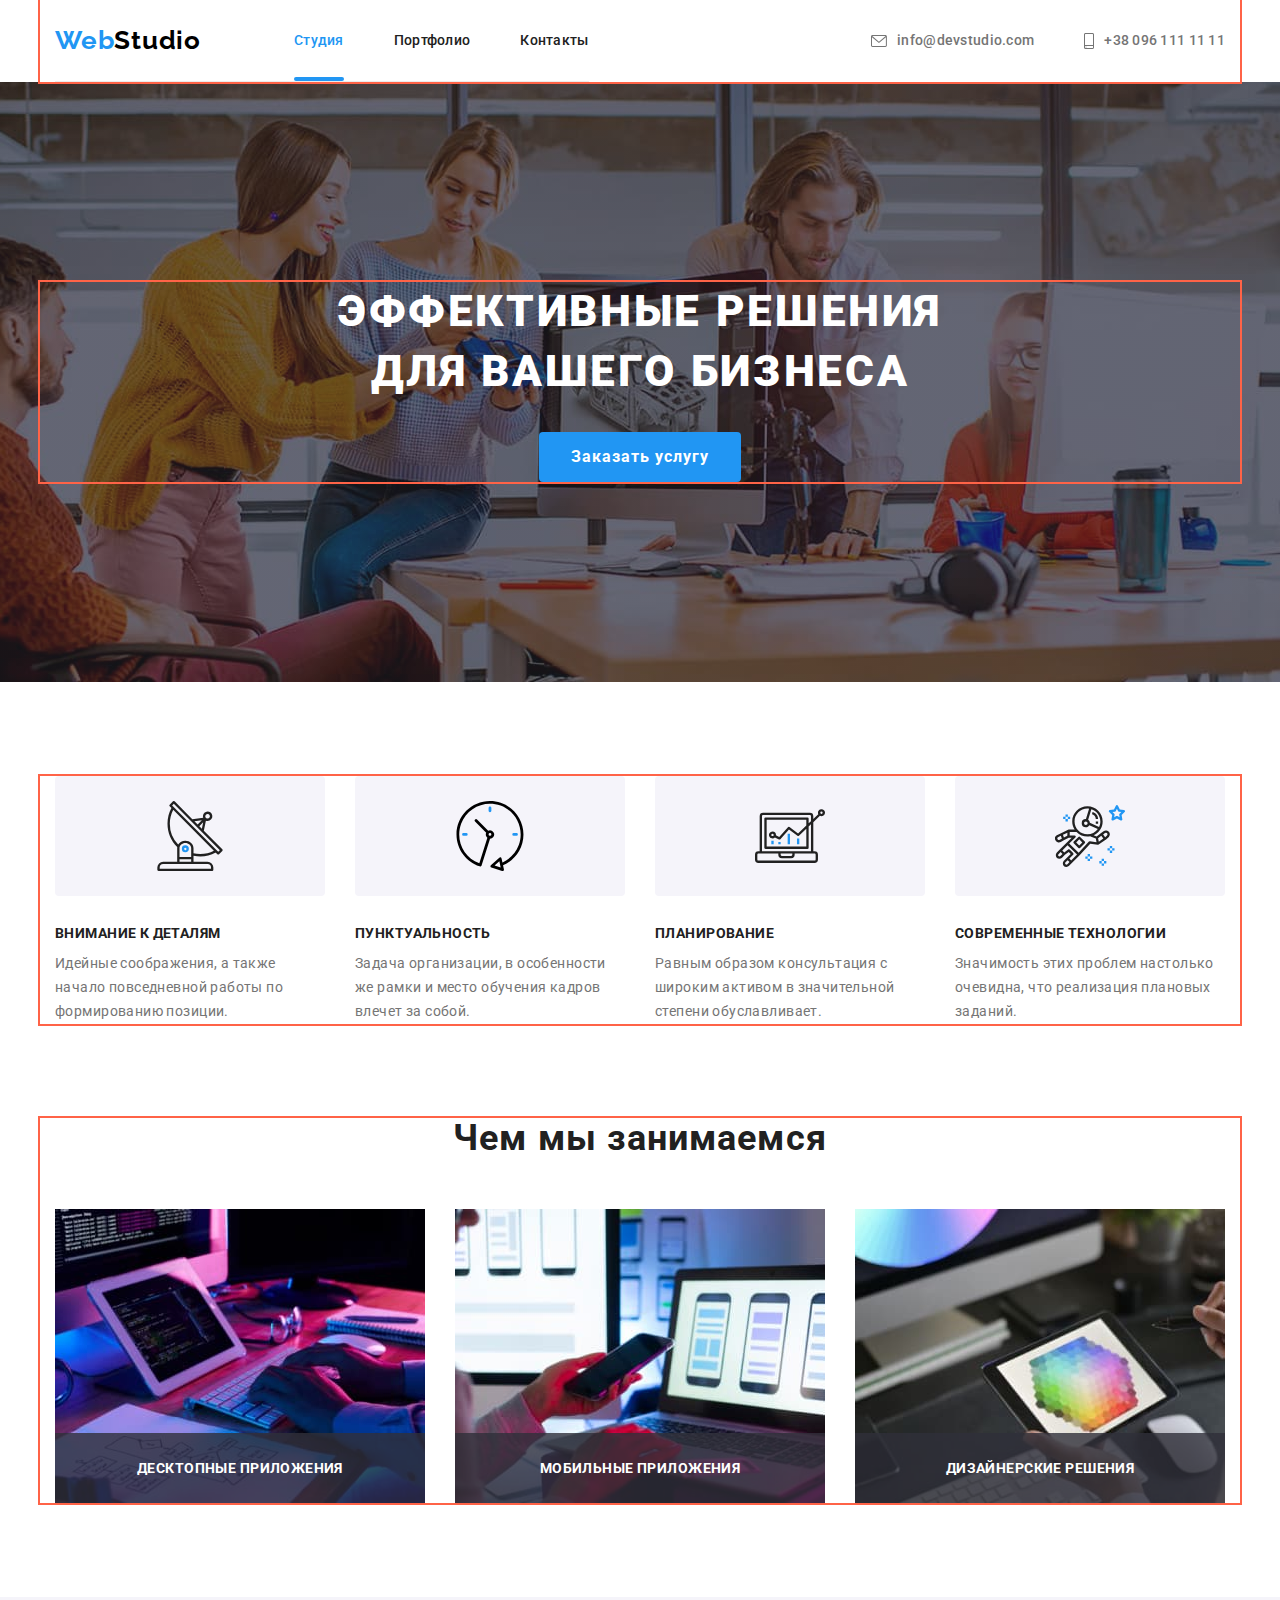
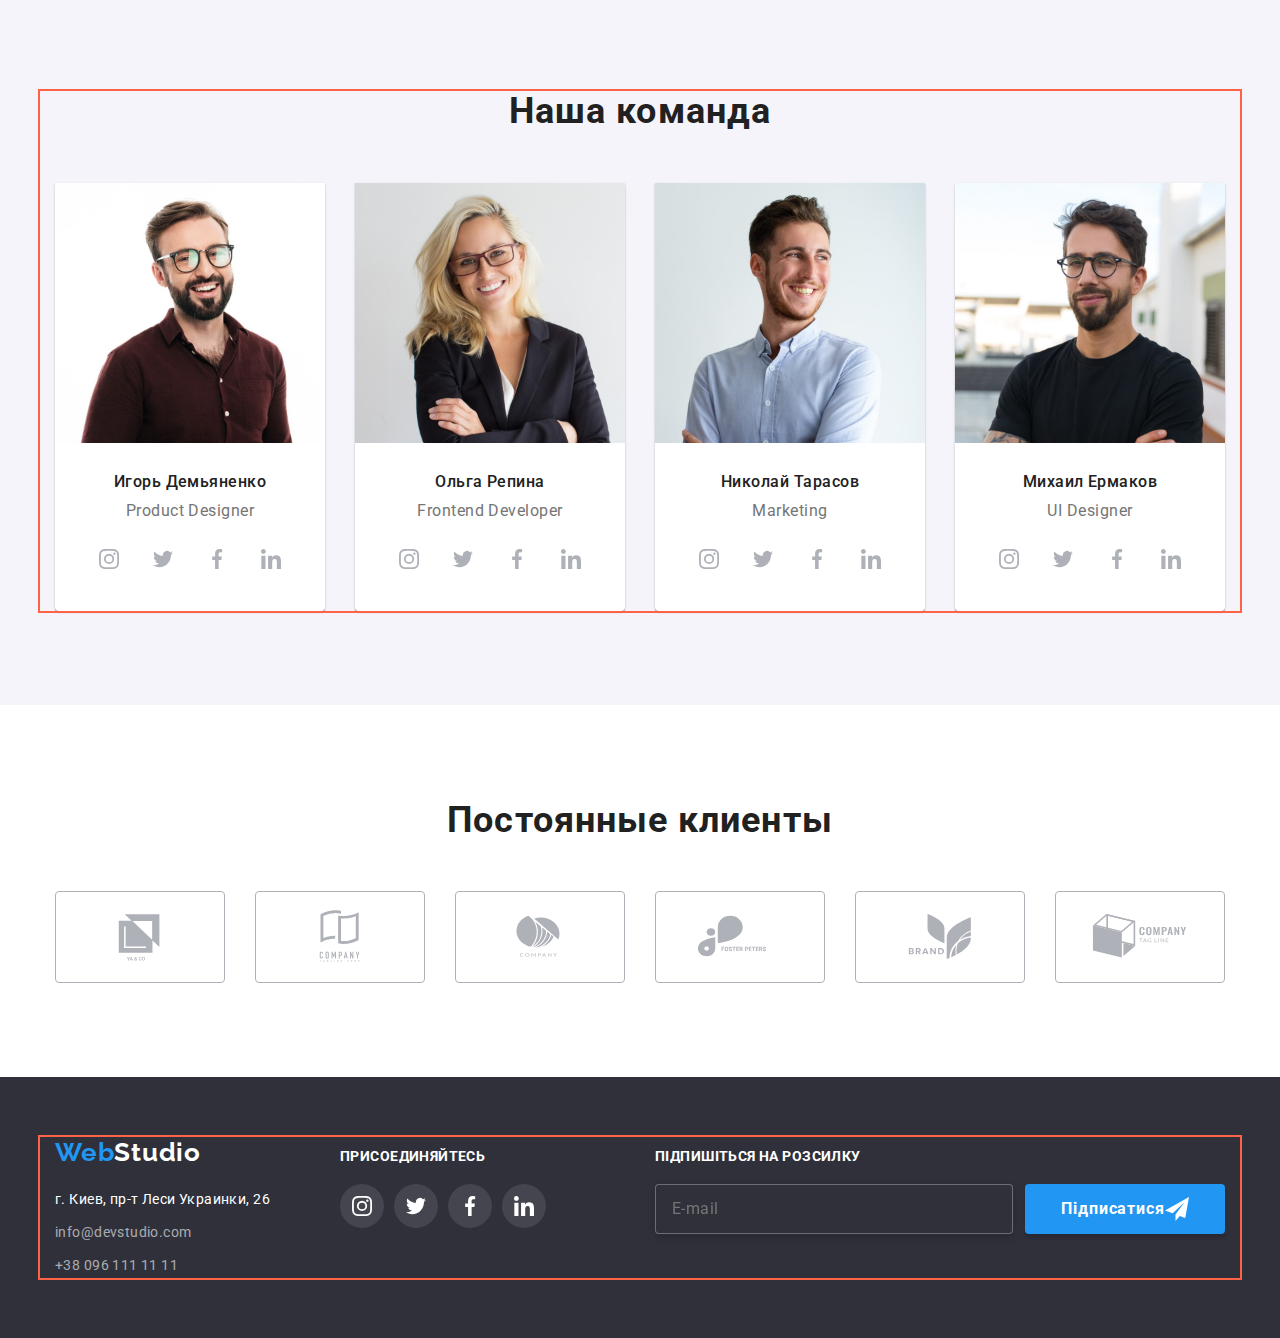
<file: index.html>
<!DOCTYPE html>
<html lang="ru">
  <head>
    <meta charset="UTF-8" />
    <meta http-equiv="X-UA-Compatible" content="IE=edge" />
    <meta name="viewport" content="width=device-width, initial-scale=1.0" />
    <title>Document</title>
    <link rel="preconnect" href="https://fonts.googleapis.com" />
    <link rel="preconnect" href="https://fonts.gstatic.com" crossorigin />
    <link
      href="https://fonts.googleapis.com/css2?family=Raleway:wght@700&family=Roboto:wght@400;500;700;900&display=swap"
      rel="stylesheet"
    />
    <link
      rel="stylesheet"
      href="https://cdnjs.cloudflare.com/ajax/libs/modern-normalize/1.1.0/modern-normalize.min.css"
    />
    <link rel="stylesheet" href="./css/styles.css" />
  </head>

  <body>
    <header class="header">
      <div class="container main-nav">
        <nav class="main-nav">
          <a class="logo link" href="./index.html"
            ><span class="logo-web">Web</span
            ><span class="studio">Studio</span></a
          >

          <ul class="site-nav list">
            <li class="site-nav-item">
              <a class="link current link" href="./index.html">Студия </a>
            </li>
            <li class="site-nav-item">
              <a class="link" href="./portfolio.html">Портфолио</a>
            </li>
            <li class="site-nav-item">
              <a class="link" href="#">Контакты</a>
            </li>
          </ul>
        </nav>

        <ul class="contacts list">
          <li class="contacts-item">
            <a
              class="mail link"
              href="mailto:info@devstudio.com"
              aria-label="почта"
            >
              <svg width="16" height="12" class="contacts-icon">
                <use href="./images/symbol-defs.svg#icon-envelope"></use>
              </svg>
              info@devstudio.com
            </a>
          </li>
          <li class="contacts-item">
            <a class="tel link" href="tel:+380961111111" aria-label="телефон">
              <svg width="10" height="16" class="contacts-icon">
                <use href="./images/symbol-defs.svg#icon-smartphone"></use>
              </svg>
              +38 096 111 11 11
            </a>
          </li>
        </ul>
      </div>
    </header>

    <main>
      <section class="solutions section">
        <div class="container">
          <h1 class="solutions-title">
            Эффективные решения для вашего бизнеса
          </h1>
          <button data-modal-open class="button" type="button">
            Заказать услугу
          </button>

          <div class="backdrop is-hidden" data-modal>
            <div class="modal">
              <button class="close" data-modal-close type="button">
                <svg width="18" height="18" class="icon-close">
                  <use
                    class="www"
                    href="./images/symbol-defs.svg#icon-close"
                  ></use>
                </svg>
              </button>

              <form class="form js-speaker-form">
                <p class="form-header">
                  Залиште свої дані, ми вам передзвонимо
                </p>

                <div class="form-field">
                  <label class="form-label" for="name">Ім'я</label>

                  <svg class="form-icon" width="18" height="18">
                    <use
                      href="./images/symbol-defs.svg#icon-person-black"
                    ></use>
                  </svg>

                  <input
                    class="form-input"
                    type="text"
                    name="Ім'я"
                    id="name"
                    required
                    autofocus
                  />
                </div>

                <div class="form-field">
                  <label class="form-label" for="tel">Телефон</label>

                  <svg class="form-icon" width="18" height="18">
                    <use href="./images/symbol-defs.svg#icon-phone-black"></use>
                  </svg>

                  <input
                    class="form-input"
                    type="tel"
                    name="Телефон"
                    id="tel"
                    required
                  />
                </div>

                <div class="form-field">
                  <label class="form-label" for="mail">Пошта</label>

                  <svg class="form-icon" width="18" height="18">
                    <use href="./images/symbol-defs.svg#icon-email-black"></use>
                  </svg>

                  <input
                    class="form-input"
                    type="email"
                    name="Пошта"
                    id="mail"
                    required
                  />
                </div>

                <div class="form-field last">
                  <label class="form-label" for="comment">Коментар</label>
                  <textarea
                    class="form-input box-size text"
                    name="comment"
                    id="comment"
                    cols="30"
                    rows="10"
                    placeholder="Введіть текст"
                  ></textarea>
                </div>

                <label class="label">
                  <input
                    class="checkbox"
                    type="checkbox"
                    name="topic"
                    value="html"
                    required
                  />

                  <svg class="vector" width="18" height="18"></svg>

                  <span class="label-text"
                    >Погоджуюся з розсилкою та приймаю
                    <a class="checkbox-link" href="">Умови договору</a></span
                  >
                </label>

                <button class="button-submit" type="submit">Відправити</button>
              </form>
            </div>
          </div>
        </div>
      </section>

      <section class="section">
        <div class="container">
          <h2 class="advantages">Наши преимущества</h2>
          <ul class="our-advantages list">
            <li class="our-advantages-item">
              <div class="antena item">
                <svg width="70" height="70" class="antena-item">
                  <use href="./images/symbol-defs.svg#icon-antenna"></use>
                </svg>
              </div>

              <h3 class="section-title">Внимание к деталям</h3>
              <p class="section-content">
                Идейные соображения, а также начало повседневной работы по
                формированию позиции.
              </p>
            </li>
            <li class="our-advantages-item">
              <div class="antena item">
                <svg width="70" height="70" class="antena-item">
                  <use href="./images/symbol-defs.svg#icon-clock"></use>
                </svg>
              </div>
              <h3 class="section-title">Пунктуальность</h3>
              <p class="section-content">
                Задача организации, в особенности же рамки и место обучения
                кадров влечет за собой.
              </p>
            </li>
            <li class="our-advantages-item">
              <div class="antena item">
                <svg width="70" height="70" class="antena-item">
                  <use href="./images/symbol-defs.svg#icon-diagram"></use>
                </svg>
              </div>
              <h3 class="section-title">Планирование</h3>
              <p class="section-content">
                Равным образом консультация с широким активом в значительной
                степени обуславливает.
              </p>
            </li>
            <li class="our-advantages-item">
              <div class="antena item">
                <svg width="70" height="70" class="antena-item">
                  <use href="./images/symbol-defs.svg#icon-astronaut"></use>
                </svg>
              </div>
              <h3 class="section-title">Современные технологии</h3>
              <p class="section-content">
                Значимость этих проблем настолько очевидна, что реализация
                плановых заданий.
              </p>
            </li>
          </ul>
        </div>
      </section>

      <section class="work section">
        <div class="container">
          <h2 class="our-work">Чем мы занимаемся</h2>
          <ul class="our-works list">
            <li class="our-works-item">
              <img
                class="img"
                src="./images/1(1).jpg"
                alt="Разработка"
                width="370"
              />
              <p class="box-content">Десктопные приложения</p>
            </li>
            <li class="our-works-item">
              <img
                class="img"
                src="./images/2(1).jpg"
                alt="Мобильные приложения"
                width="370"
              />
              <p class="box-content">Мобильные приложения</p>
            </li>
            <li class="our-works-item">
              <img
                class="img"
                src="./images/3(1).jpg"
                alt="Дизайн"
                width="370"
              />
              <p class="box-content">Дизайнерские решения</p>
            </li>
          </ul>
        </div>
      </section>

      <section class="our-team section">
        <div class="container">
          <h2 class="team">Наша команда</h2>
          <ul class="team-foto list">
            <li class="team-item">
              <img
                class="img"
                src="./images/igor(1).jpg"
                alt="Игорь"
                width="270"
              />

              <div class="team-specialist-position">
                <h3 class="team-specialist">Игорь Демьяненко</h3>
                <p class="team-position">Product Designer</p>
                <ul class="social-links-list list">
                  <li class="social-links list">
                    <a
                      class="links link"
                      href="./index.html"
                      aria-label="инстанрам"
                    >
                      <svg width="20" height="20" class="social-icon">
                        <use
                          href="./images/symbol-defs.svg#icon-instagram"
                        ></use>
                      </svg>
                    </a>
                  </li>
                  <li class="social-links list">
                    <a class="links" href="./index.html" aria-label="твиттер">
                      <svg width="20" height="20" class="social-icon">
                        <use href="./images/symbol-defs.svg#icon-twitter"></use>
                      </svg>
                    </a>
                  </li>
                  <li class="social-links list">
                    <a class="links" href="./index.html" aria-label="фейсбук">
                      <svg width="20" height="20" class="social-icon">
                        <use
                          href="./images/symbol-defs.svg#icon-facebook"
                        ></use>
                      </svg>
                    </a>
                  </li>
                  <li class="social-links list">
                    <a class="links" href="./index.html" aria-label="линкедин">
                      <svg width="20" height="20" class="social-icon">
                        <use
                          href="./images/symbol-defs.svg#icon-linkedin"
                        ></use>
                      </svg>
                    </a>
                  </li>
                </ul>
              </div>
            </li>
            <li class="team-item">
              <img
                class="img"
                src="./images/olga(2).jpg"
                alt="Ольга"
                width="270"
              />
              <div class="team-specialist-position">
                <h3 class="team-specialist">Ольга Репина</h3>
                <p class="team-position">Frontend Developer</p>
                <ul class="social-links-list list">
                  <li class="social-links list">
                    <a class="links" href="./index.html" aria-label="инстанрам">
                      <svg width="20" height="20" class="social-icon">
                        <use
                          href="./images/symbol-defs.svg#icon-instagram"
                        ></use>
                      </svg>
                    </a>
                  </li>
                  <li class="social-links list">
                    <a class="links" href="./index.html" aria-label="твиттер">
                      <svg width="20" height="20" class="social-icon">
                        <use href="./images/symbol-defs.svg#icon-twitter"></use>
                      </svg>
                    </a>
                  </li>
                  <li class="social-links list">
                    <a class="links" href="./index.html" aria-label="фейсбук">
                      <svg width="20" height="20" class="social-icon">
                        <use
                          href="./images/symbol-defs.svg#icon-facebook"
                        ></use>
                      </svg>
                    </a>
                  </li>
                  <li class="social-links list">
                    <a class="links" href="./index.html" aria-label="линкедин">
                      <svg width="20" height="20" class="social-icon">
                        <use
                          href="./images/symbol-defs.svg#icon-linkedin"
                        ></use>
                      </svg>
                    </a>
                  </li>
                </ul>
              </div>
            </li>
            <li class="team-item">
              <img
                class="img"
                src="./images/nikolay(3).jpg"
                alt="Николай"
                width="270"
              />
              <div class="team-specialist-position">
                <h3 class="team-specialist">Николай Тарасов</h3>
                <p class="team-position">Marketing</p>
                <ul class="social-links-list list">
                  <li class="social-links list">
                    <a class="links" href="./index.html" aria-label="инстанрам">
                      <svg width="20" height="20" class="social-icon">
                        <use
                          href="./images/symbol-defs.svg#icon-instagram"
                        ></use>
                      </svg>
                    </a>
                  </li>
                  <li class="social-links list">
                    <a class="links" href="./index.html" aria-label="твиттер">
                      <svg width="20" height="20" class="social-icon">
                        <use href="./images/symbol-defs.svg#icon-twitter"></use>
                      </svg>
                    </a>
                  </li>
                  <li class="social-links list">
                    <a class="links" href="./index.html" aria-label="фейсбук">
                      <svg width="20" height="20" class="social-icon">
                        <use
                          href="./images/symbol-defs.svg#icon-facebook"
                        ></use>
                      </svg>
                    </a>
                  </li>
                  <li class="social-links list">
                    <a class="links" href="./index.html" aria-label="линкедин">
                      <svg width="20" height="20" class="social-icon">
                        <use
                          href="./images/symbol-defs.svg#icon-linkedin"
                        ></use>
                      </svg>
                    </a>
                  </li>
                </ul>
              </div>
            </li>
            <li class="team-item">
              <img
                class="img"
                src="./images/mikhail(4).jpg"
                alt="Михаил"
                width="270"
              />
              <div class="team-specialist-position">
                <h3 class="team-specialist">Михаил Ермаков</h3>
                <p class="team-position">UI Designer</p>
                <ul class="social-links-list list">
                  <li class="social-links list">
                    <a class="links" href="./index.html" aria-label="инстанрам">
                      <svg width="20" height="20" class="social-icon">
                        <use
                          href="./images/symbol-defs.svg#icon-instagram"
                        ></use>
                      </svg>
                    </a>
                  </li>
                  <li class="social-links list">
                    <a class="links" href="./index.html" aria-label="твиттер">
                      <svg width="20" height="20" class="social-icon">
                        <use href="./images/symbol-defs.svg#icon-twitter"></use>
                      </svg>
                    </a>
                  </li>
                  <li class="social-links list">
                    <a class="links" href="./index.html" aria-label="фейсбук">
                      <svg width="20" height="20" class="social-icon">
                        <use
                          href="./images/symbol-defs.svg#icon-facebook"
                        ></use>
                      </svg>
                    </a>
                  </li>
                  <li class="social-links list">
                    <a class="links" href="./index.html" aria-label="линкедин">
                      <svg width="20" height="20" class="social-icon">
                        <use
                          href="./images/symbol-defs.svg#icon-linkedin"
                        ></use>
                      </svg>
                    </a>
                  </li>
                </ul>
              </div>
            </li>
          </ul>
        </div>
      </section>

      <!-- Постоянные клиенты -->
      <section class="our-clients section">
        <div>
          <h2 class="clients">Постоянные клиенты</h2>
          <ul class="clients-list list">
            <li class="clients-box">
              <a
                class="clients-link link"
                href="./index.html"
                aria-label="логотип"
              >
                <svg width="106" height="60" class="clients-logo">
                  <use href="./images/symbol-defs.svg#icon-logo"></use>
                </svg>
              </a>
            </li>

            <li class="clients-box">
              <a
                class="clients-link link"
                href="./index.html"
                aria-label="логотип"
              >
                <svg width="106" height="60" class="clients-logo">
                  <use href="./images/symbol-defs.svg#icon-logo1"></use>
                </svg>
              </a>
            </li>

            <li class="clients-box">
              <a
                class="clients-link link"
                href="./index.html"
                aria-label="логотип"
              >
                <svg width="106" height="60" class="clients-logo">
                  <use href="./images/symbol-defs.svg#icon-logo2"></use>
                </svg>
              </a>
            </li>

            <li class="clients-box">
              <a
                class="clients-link link"
                href="./index.html"
                aria-label="логотип"
              >
                <svg width="106" height="60" class="clients-logo">
                  <use href="./images/symbol-defs.svg#icon-logo3"></use>
                </svg>
              </a>
            </li>

            <li class="clients-box">
              <a
                class="clients-link link"
                href="./index.html"
                aria-label="логотип"
              >
                <svg width="106" height="60" class="clients-logo">
                  <use href="./images/symbol-defs.svg#icon-logo4"></use>
                </svg>
              </a>
            </li>

            <li class="clients-box">
              <a
                class="clients-link link"
                href="./index.html"
                aria-label="логотип"
              >
                <svg width="106" height="60" class="clients-logo">
                  <use href="./images/symbol-defs.svg#icon-logo5"></use>
                </svg>
              </a>
            </li>
          </ul>
        </div>
      </section>
    </main>

    <footer class="footer">
      <div class="container content">
        <div class="footer-adress-list">
          <a class="footer-logo link" href="./index.html"
            ><span class="bottom-web"> Web</span
            ><span class="studio-bottom">Studio</span></a
          >

          <address class="footer-adress">
            <ul class="footer-link list">
              <li class="adress-link">
                <a
                  class="footer-map link"
                  href="https://goo.gl/maps/5aeaSMpK7ZkZ2qEH9"
                  target="_blank"
                  rel="noreferrer noopener"
                  >г. Киев, пр-т Леси Украинки, 26</a
                >
              </li>
              <li class="adress-link">
                <a class="footer-mail link" href="mailto:info@devstudio.com"
                  >info@devstudio.com</a
                >
              </li>
              <li class="adress-link">
                <a class="footer-tel link" href="tel:+380961111111"
                  >+38 096 111 11 11</a
                >
              </li>
            </ul>
          </address>
        </div>

        <div class="footer-adress-links">
          <p class="links-name">присоединяйтесь</p>
          <ul class="links-name-list list">
            <li>
              <a
                class="links-name-item link"
                href="./index.html"
                aria-label="логотип"
              >
                <svg width="20" height="20" class="">
                  <use href="./images/symbol-defs.svg#icon-instagram"></use>
                </svg>
              </a>
            </li>
            <li>
              <a
                class="links-name-item link"
                href="./index.html"
                aria-label="логотип"
              >
                <svg width="20" height="20" class="">
                  <use href="./images/symbol-defs.svg#icon-twitter"></use>
                </svg>
              </a>
            </li>
            <li>
              <a
                class="links-name-item link"
                href="./index.html"
                aria-label="логотип"
              >
                <svg width="20" height="20" class="">
                  <use href="./images/symbol-defs.svg#icon-facebook"></use>
                </svg>
              </a>
            </li>
            <li>
              <a
                class="links-name-item link"
                href="./index.html"
                aria-label="логотип"
              >
                <svg width="20" height="20" class="">
                  <use href="./images/symbol-defs.svg#icon-linkedin"></use>
                </svg>
              </a>
            </li>
          </ul>
        </div>

        <div class="mailing-box">
          <p class="mailing-text">Підпишіться на розсилку</p>

          <form class="box-mail-button">
            <div class="form-field">
              <label for="email"></label>
              <input
                class="mail-line"
                type="email"
                name="email"
                id="email"
                placeholder="E-mail"
              />
            </div>

            <button class="mailing-button" type="submit">
              Підписатися
              <svg width="24" height="24" class="">
                <use href="./images/symbol-defs.svg#icon-send"></use>
              </svg>
            </button>
          </form>
        </div>
      </div>
    </footer>

    <script src="./js/modal.js"></script>

    <script>
      (() => {
        document
          .querySelector(".js-speaker-form")
          .addEventListener("submit", (e) => {
            e.preventDefault();

            new FormData(e.currentTarget).forEach((value, name) =>
              console.log(`${name}: ${value}`)
            );
          });
      })();
    </script>
  </body>
</html>
</file>
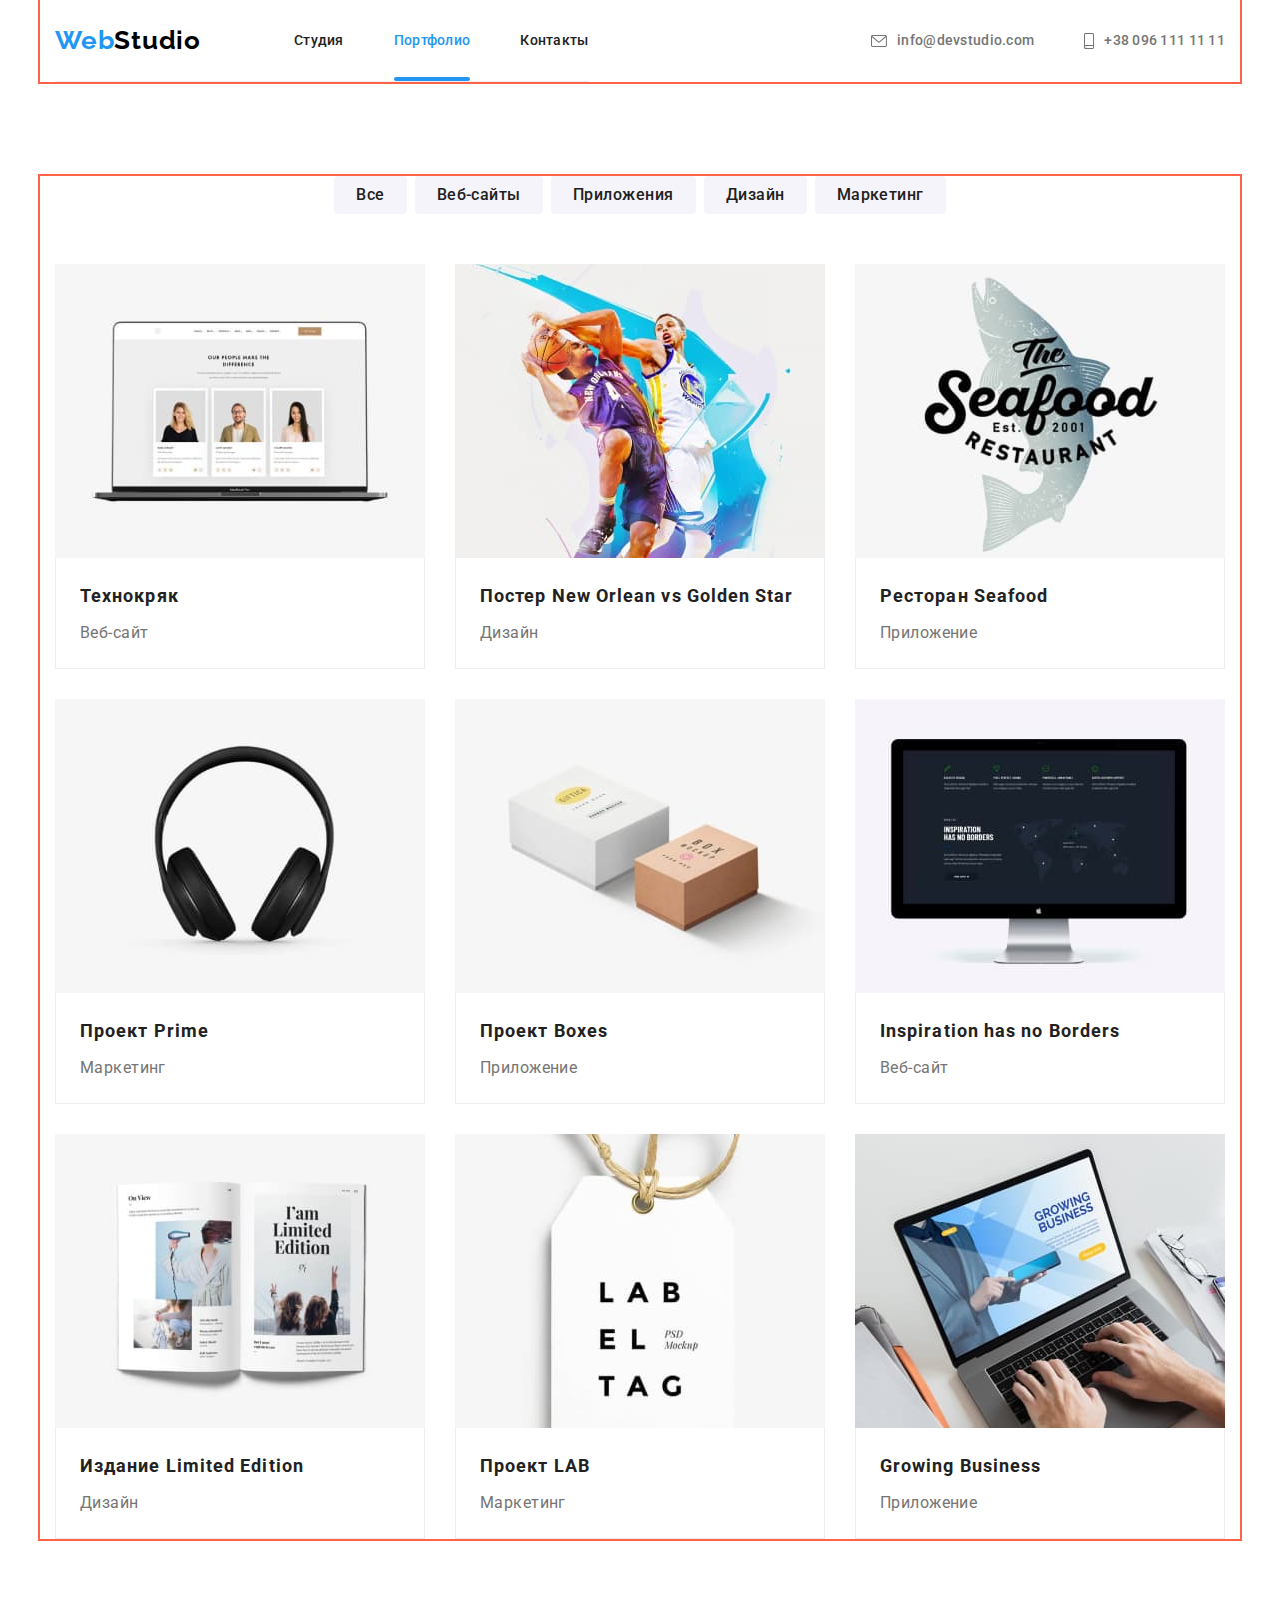
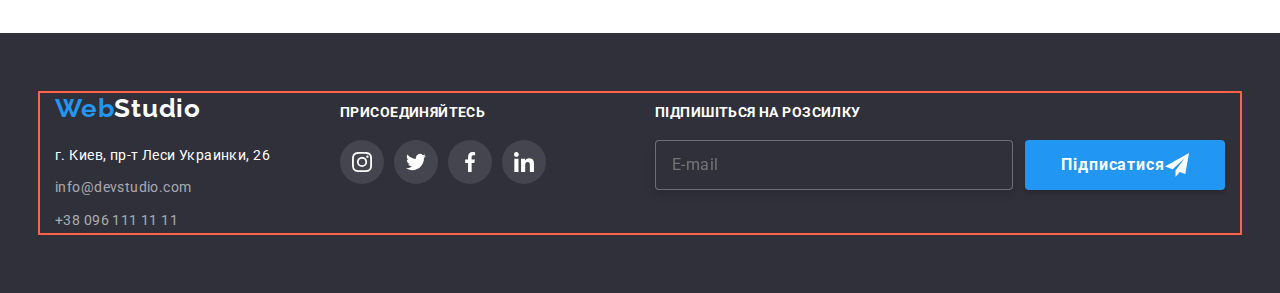
<file: portfolio.html>
<!DOCTYPE html>
<html lang="ru">
  <head>
    <meta charset="UTF-8" />
    <meta http-equiv="X-UA-Compatible" content="IE=edge" />
    <meta name="viewport" content="width=device-width, initial-scale=1.0" />
    <title>Document</title>
    <link rel="preconnect" href="https://fonts.googleapis.com" />
    <link rel="preconnect" href="https://fonts.gstatic.com" crossorigin />
    <link
      href="https://fonts.googleapis.com/css2?family=Raleway:wght@700&family=Roboto:wght@400;500;700;900&display=swap"
      rel="stylesheet"
    />
    <link
      rel="stylesheet"
      href="https://cdnjs.cloudflare.com/ajax/libs/modern-normalize/1.1.0/modern-normalize.min.css"
    />
    <link rel="stylesheet" href="./css/styles.css" />
  </head>

  <body>
    <header class="header">
      <div class="container main-nav">
        <nav class="main-nav">
          <a class="logo link" href="./index.html"
            ><span class="logo-web">Web</span
            ><span class="studio">Studio</span></a
          >

          <ul class="site-nav list">
            <li class="site-nav-item">
              <a class="link" href="./index.html">Студия</a>
            </li>
            <li class="site-nav-item">
              <a class="link current link" href="./portfolio.html">Портфолио</a>
            </li>
            <li class="site-nav-item"><a class="link" href="#">Контакты</a></li>
          </ul>
        </nav>

        <ul class="contacts list">
          <li class="contacts-item">
            <a
              class="mail link"
              href="mailto:info@devstudio.com"
              aria-label="почта"
            >
              <svg width="16" height="12" class="contacts-icon">
                <use href="./images/symbol-defs.svg#icon-envelope"></use>
              </svg>
              info@devstudio.com
            </a>
          </li>
          <li class="contacts-item">
            <a class="tel link" href="tel:+380961111111" aria-label="телефон">
              <svg width="10" height="16" class="contacts-icon">
                <use href="./images/symbol-defs.svg#icon-smartphone"></use>
              </svg>
              +38 096 111 11 11
            </a>
          </li>
        </ul>
      </div>
    </header>

    <main>
      <section class="filter section">
        <div class="container">
          <h1 class="filter-name">Фильтры</h1>
          <ul class="filter-list list">
            <li class="filter-item">
              <button type="button" class="filter-btn">Все</button>
            </li>
            <li class="filter-item">
              <button type="button" class="filter-btn">Веб-сайты</button>
            </li>
            <li class="filter-item">
              <button type="button" class="filter-btn">Приложения</button>
            </li>
            <li class="filter-item">
              <button type="button" class="filter-btn">Дизайн</button>
            </li>
            <li>
              <button type="button" class="filter-btn">Маркетинг</button>
            </li>
          </ul>

          <h2 class="portfolio">Портфолио</h2>
          <ul class="projects list">
            <li class="projects-item">
              <a class="projects-link link" href="">
                <div class="overlay-box">
                  <img
                    class="project-background"
                    src="./images/portfolio1.jpg"
                    alt="Веб-сайт"
                    width="370"
                  />
                  <div class="overlay">
                    <p class="overlay-text">
                      Ресурс предлагает комплексные предложения с разным уровнем
                      функционала и сервисов. Все это позволит посетителю
                      получить исчерпывающие сведения о компании или частном
                      лице.
                    </p>
                  </div>
                </div>

                <div class="project-text">
                  <h3 class="project-name">Технокряк</h3>
                  <p class="project-filter">Веб-сайт</p>
                </div>
              </a>
            </li>
            <li class="projects-item">
              <a class="projects-link link" href="">
                <div class="overlay-box">
                  <img
                    class="project-background"
                    src="./images/portfolio2.jpg"
                    alt="Дизайн"
                    width="370"
                  />
                  <div class="overlay">
                    <p class="overlay-text">
                      Ресурс предлагает комплексные предложения с разным уровнем
                      функционала и сервисов. Все это позволит посетителю
                      получить исчерпывающие сведения о компании или частном
                      лице.
                    </p>
                  </div>
                </div>
                <div class="project-text">
                  <h3 class="project-name">Постер New Orlean vs Golden Star</h3>
                  <p class="project-filter">Дизайн</p>
                </div>
              </a>
            </li>
            <li class="projects-item">
              <a class="projects-link link" href="">
                <div class="overlay-box">
                  <img
                    class="project-background"
                    src="./images/portfolio3.jpg"
                    alt="Приложение"
                    width="370"
                  />
                  <div class="overlay">
                    <p class="overlay-text">
                      Ресурс предлагает комплексные предложения с разным уровнем
                      функционала и сервисов. Все это позволит посетителю
                      получить исчерпывающие сведения о компании или частном
                      лице.
                    </p>
                  </div>
                </div>
                <div class="project-text">
                  <h3 class="project-name">Ресторан Seafood</h3>
                  <p class="project-filter">Приложение</p>
                </div>
              </a>
            </li>
            <li class="projects-item">
              <a class="projects-link link" href="">
                <div class="overlay-box">
                  <img
                    class="project-background"
                    src="./images/portfolio4.jpg"
                    alt="Маркетинг"
                    width="370"
                  />
                  <div class="overlay">
                    <p class="overlay-text">
                      Ресурс предлагает комплексные предложения с разным уровнем
                      функционала и сервисов. Все это позволит посетителю
                      получить исчерпывающие сведения о компании или частном
                      лице.
                    </p>
                  </div>
                </div>
                <div class="project-text">
                  <h3 class="project-name">Проект Prime</h3>
                  <p class="project-filter">Маркетинг</p>
                </div>
              </a>
            </li>
            <li class="projects-item">
              <a class="projects-link link" href="">
                <div class="overlay-box">
                  <img
                    class="project-background"
                    src="./images/portfolio5.jpg"
                    alt="Приложение"
                    width="370"
                  />
                  <div class="overlay">
                    <p class="overlay-text">
                      Ресурс предлагает комплексные предложения с разным уровнем
                      функционала и сервисов. Все это позволит посетителю
                      получить исчерпывающие сведения о компании или частном
                      лице.
                    </p>
                  </div>
                </div>
                <div class="project-text">
                  <h3 class="project-name">Проект Boxes</h3>
                  <p class="project-filter">Приложение</p>
                </div>
              </a>
            </li>
            <li class="projects-item">
              <a class="projects-link link" href="">
                <div class="overlay-box">
                  <img
                    class="project-background"
                    src="./images/portfolio6.jpg"
                    alt="Веб-сайт"
                    width="370"
                  />
                  <div class="overlay">
                    <p class="overlay-text">
                      Ресурс предлагает комплексные предложения с разным уровнем
                      функционала и сервисов. Все это позволит посетителю
                      получить исчерпывающие сведения о компании или частном
                      лице.
                    </p>
                  </div>
                </div>
                <div class="project-text">
                  <h3 class="project-name">Inspiration has no Borders</h3>
                  <p class="project-filter">Веб-сайт</p>
                </div>
              </a>
            </li>
            <li class="projects-item">
              <a class="projects-link link" href="">
                <div class="overlay-box">
                  <img
                    class="project-background"
                    src="./images/portfolio7.jpg"
                    alt="Дизайн"
                    width="370"
                  />
                  <div class="overlay">
                    <p class="overlay-text">
                      Ресурс предлагает комплексные предложения с разным уровнем
                      функционала и сервисов. Все это позволит посетителю
                      получить исчерпывающие сведения о компании или частном
                      лице.
                    </p>
                  </div>
                </div>
                <div class="project-text">
                  <h3 class="project-name">Издание Limited Edition</h3>
                  <p class="project-filter">Дизайн</p>
                </div>
              </a>
            </li>
            <li class="projects-item">
              <a class="projects-link link" href="">
                <div class="overlay-box">
                  <img
                    class="project-background"
                    src="./images/portfolio8.jpg"
                    alt="Маркетинг"
                    width="370"
                  />
                  <div class="overlay">
                    <p class="overlay-text">
                      Ресурс предлагает комплексные предложения с разным уровнем
                      функционала и сервисов. Все это позволит посетителю
                      получить исчерпывающие сведения о компании или частном
                      лице.
                    </p>
                  </div>
                </div>
                <div class="project-text">
                  <h3 class="project-name">Проект LAB</h3>
                  <p class="project-filter">Маркетинг</p>
                </div>
              </a>
            </li>
            <li class="projects-item">
              <a class="projects-link link" href="">
                <div class="overlay-box">
                  <img
                    class="project-background"
                    src="./images/portfolio9.jpg"
                    alt="Приложение"
                    width="370"
                  />

                  <div class="overlay">
                    <p class="overlay-text">
                      Ресурс предлагает комплексные предложения с разным уровнем
                      функционала и сервисов. Все это позволит посетителю
                      получить исчерпывающие сведения о компании или частном
                      лице.
                    </p>
                  </div>
                </div>

                <div class="project-text">
                  <h3 class="project-name">Growing Business</h3>
                  <p class="project-filter">Приложение</p>
                </div>
              </a>
            </li>
          </ul>
        </div>
      </section>
    </main>

    <footer class="footer">
      <div class="container content">
        <div class="footer-adress-list">
          <a class="footer-logo link" href="./index.html"><span class="bottom-web"> Web</span><span
              class="studio-bottom">Studio</span></a>
    
          <address class="footer-adress">
            <ul class="footer-link list">
              <li class="adress-link">
                <a class="footer-map link" href="https://goo.gl/maps/5aeaSMpK7ZkZ2qEH9" target="_blank"
                  rel="noreferrer noopener">г. Киев, пр-т Леси Украинки, 26</a>
              </li>
              <li class="adress-link">
                <a class="footer-mail link" href="mailto:info@devstudio.com">info@devstudio.com</a>
              </li>
              <li class="adress-link">
                <a class="footer-tel link" href="tel:+380961111111">+38 096 111 11 11</a>
              </li>
            </ul>
          </address>
        </div>
    
        <div class="footer-adress-links">
          <p class="links-name">присоединяйтесь</p>
          <ul class="links-name-list list">
            <li>
              <a class="links-name-item link" href="./index.html" aria-label="логотип">
                <svg width="20" height="20" class="">
                  <use href="./images/symbol-defs.svg#icon-instagram"></use>
                </svg>
              </a>
            </li>
            <li>
              <a class="links-name-item link" href="./index.html" aria-label="логотип">
                <svg width="20" height="20" class="">
                  <use href="./images/symbol-defs.svg#icon-twitter"></use>
                </svg>
              </a>
            </li>
            <li>
              <a class="links-name-item link" href="./index.html" aria-label="логотип">
                <svg width="20" height="20" class="">
                  <use href="./images/symbol-defs.svg#icon-facebook"></use>
                </svg>
              </a>
            </li>
            <li>
              <a class="links-name-item link" href="./index.html" aria-label="логотип">
                <svg width="20" height="20" class="">
                  <use href="./images/symbol-defs.svg#icon-linkedin"></use>
                </svg>
              </a>
            </li>
          </ul>
        </div>
    
        <div class="mailing-box">
          <p class="mailing-text">Підпишіться на розсилку</p>
    
          <form class="box-mail-button">
            <div class="form-field">
              <label for="email"></label>
              <input class="mail-line" type="email" name="email" id="email" placeholder="E-mail" />
            </div>
    
            <button class="mailing-button" type="submit">
              Підписатися
              <svg width="24" height="24" class="">
                <use href="./images/symbol-defs.svg#icon-send"></use>
              </svg>
            </button>
          </form>
        </div>
      </div>
    </footer>
  </body>
</html>
</file>
<file: css/styles.css>
:root {
  --primary-text-color: #757575;
  --title-text-color: #212121;
  --accent-color: #2196f3;
  --main-white-color: #ffffff;
  --background-portfolio-color: #eeeeee;
  --main-background-black-color: #2f303a;
  --logo-black-color: #000000;
  --team-background-color: #f5f4fa;
  --adress-white-color: rgba(255, 255, 255, 0.6);
  --button-background-color: #188ce8;
}

body {
  background-color: var(--main-white-color);
  color: var(--primary-text-color);

  font-family: Roboto, sans-serif;
  font-size: 14px;
  letter-spacing: 0.03em;
}

h1,
h2,
h3,
h4,
h5,
h6,
p {
  margin-top: 0px;
  margin-bottom: 0px;
}

.container {
  margin: 0 auto;
  width: 1200px;
  padding: 0 15px;
  outline: 2px solid tomato;
}

.section {
  padding-top: 94px;
  padding-bottom: 94px;
}

.list {
  list-style: none;
  padding-left: 0px;
  margin: 0px;
}

.link {
  text-decoration: none;
  color: inherit;
}

textarea {
  resize: none;
}
/*цвет основного текста #212121/

/*вторичный цвет текста #757575*/

/* акцент #2196F3 */

/* Логотип */
.logo-web {
  color: var(--accent-color);
}

.logo {
  font-family: Raleway;
  text-decoration: none;
  color: var(--logo-black-color);
  font-weight: 700;
  font-size: 26px;
  line-height: 1.19;
  letter-spacing: 0.03em;
}

.main-nav-link {
  padding-top: 24px;
  padding-bottom: 25px;
}

/* Main-nav */
.main-nav {
  display: flex;
  align-items: center;
}

.container .main-nav {
  border-bottom: 1px solid #ececec;
}

/* Site-nav */
.site-nav {
  list-style: none;
  display: flex;
  margin-top: 0px;
  margin-bottom: 0px;
  margin-left: 93px;
  padding-top: 32px;
  padding-bottom: 32px;
  padding-inline-start: 0px;
}

.site-nav .site-nav-item {
  margin-right: 50px;
}

.site-nav .site-nav-item:last-child {
  margin-right: 0px;
}

.site-nav .link {
  color: var(--title-text-color);
  text-decoration: none;
  font-weight: 500;
  font-size: 14px;
  line-height: 1.14;
  letter-spacing: 0.02em;

  transition: color 250ms cubic-bezier(0.4, 0, 0.2, 1);
}

.site-nav .link.current {
  color: var(--accent-color);
}

.link.current {
  position: relative;
  padding-bottom: 32px;
}

.link.current::after {
  content: "";
  display: block;
  width: 100%;
  height: 4px;
  background-color: var(--accent-color);
  border-radius: 2px;

  position: absolute;
  left: 0;
  bottom: -1px;
}

.site-nav :hover,
.site-nav :focus {
  color: var(--accent-color);
}

.contacts {
  margin-left: auto;
  list-style: none;
  display: flex;
}

.contacts-item {
  margin-right: 50px;
}

.contacts-icon {
  margin-right: 10px;
  fill: currentColor;
}

.contacts-icon :hover {
  fill: currentColor;
}

.contacts .contacts-item:last-child {
  margin-right: 0px;
}

.contacts :hover,
.contacts :focus {
  color: var(--accent-color);
}

.mail {
  color: var(--primary-text-color);
  font-weight: 500;
  font-size: 14px;
  line-height: 1.14;
  letter-spacing: 0.02em;
  padding-top: 32px;
  padding-bottom: 32px;
  display: flex;
  align-items: center;

  transition: color 250ms cubic-bezier(0.4, 0, 0.2, 1);
}

.tel {
  color: var(--primary-text-color);
  font-weight: 500;
  font-size: 14px;
  line-height: 1.14;
  letter-spacing: 0.02em;
  padding-top: 32px;
  padding-bottom: 32px;
  display: flex;
  align-items: center;

  transition: color 250ms cubic-bezier(0.4, 0, 0.2, 1);
}

/* Эффективные решения для вашего бизнеса */

.solutions {
  background-color: var(--main-background-black-color);
  padding: 200px 0;
  height: 600px;
  max-width: 1600px;
  background-size: cover;
  background-position: center;
  background-image: linear-gradient(
      to right,
      rgba(47, 48, 58, 0.4),
      rgba(47, 48, 58, 0.4)
    ),
    url(../images/Backgroundmain.jpg);
  background-repeat: no-repeat;
  margin-left: auto;
  margin-right: auto;
}

.solutions-title {
  color: var(--main-white-color);
  width: 696px;
  margin: 0 auto;

  margin-bottom: 30px;

  font-weight: 900;
  font-size: 44px;
  line-height: 1.36;
  text-align: center;
  letter-spacing: 0.06em;
  text-transform: uppercase;
}

.button {
  color: var(--main-white-color);
  background-color: var(--accent-color);
  font-family: inherit;
  font-style: normal;
  font-weight: 700;
  font-size: 16px;
  line-height: 1.88;
  display: flex;
  align-items: center;
  text-align: center;
  letter-spacing: 0.06em;
  cursor: pointer;
  border: none;
  border-radius: 4px;

  padding: 10px 32px;

  margin-left: auto;
  margin-right: auto;

  transition: background-color 250ms cubic-bezier(0.4, 0, 0.2, 1);
}

.button:hover,
.button:focus {
  background-color: var(--button-background-color);
}

.backdrop.is-hidden {
  opacity: 0;
  pointer-events: none;
}

.backdrop {
  position: fixed;
  width: 100%;
  height: 100%;
  z-index: 999;
  background-color: rgba(0, 0, 0, 0.2);

  transition: opacity 250ms cubic-bezier(0.4, 0, 0.2, 1);

  opacity: 1;
  border-radius: 4px;
  top: 0;
  left: 0;
}

.modal {
  position: absolute;
  top: 50%;
  left: 50%;
  transform: translate(-50%, -50%);

  width: 528px;
  height: 581px;
  padding: 40px;
  background-color: #ffffff;
  box-shadow: 0px 1px 3px rgba(0, 0, 0, 0.12), 0px 1px 1px rgba(0, 0, 0, 0.14),
    0px 2px 1px rgba(0, 0, 0, 0.2);
  border-radius: 4px;

  transition: transform 250ms cubic-bezier(0.4, 0, 0.2, 1);
}

.icon-close {
  border: 1px solid rgba(0, 0, 0, 0.1);
  border-radius: 50%;
}

.close {
  position: absolute;
  top: 0;
  right: 0;

  margin-top: 8px;
  margin-right: 8px;
  border: var(--main-white-color);
  background-color: var(--main-white-color);

  cursor: pointer;

  transition: fill 250ms cubic-bezier(0.4, 0, 0.2, 1);
}

.close:hover,
.close:focus {
  fill: var(--accent-color);
}

/* Оформление модального окна */

.form-icon {
  position: absolute;
  top: 11px;
  left: 12px;
  transform: translateY(100%);
}

.form-field:focus-within > .form-icon {
  fill: var(--accent-color);
}


.form-field:hover .form-icon {
  fill: var(--accent-color);
}

.form-header {
  font-weight: 700;
  font-size: 20px;
  line-height: 23px;
  text-align: center;
  letter-spacing: 0.03em;

  color: var(--title-text-color);

  margin-bottom: 12px;
}

.form-field {
  display: flex;
  flex-direction: column;
  position: relative;

  margin-bottom: 10px;
}

.form-input:hover,
.form-input:focus {
  border-color: var(--accent-color);
}

.box-size {
  height: 120px;
  width: 100%;

  padding: 12px 16px;
}

.checkbox-bottom {
  margin-bottom: 30px;

  display: block;
  align-items: center;
  text-align: center;

  position: relative;
}

.button-submit {
  margin-top: 30px;
  margin-left: 124px;

  display: block;
  align-items: center;
  text-align: center;
  letter-spacing: 0.06em;

  font-weight: 700;
  font-size: 16px;
  line-height: 30px;
  color: #ffffff;

  width: 200px;
  height: 50px;

  background-color: var(--accent-color);
  box-shadow: 0px 4px 4px rgba(0, 0, 0, 0.15);
  border-radius: 4px;

  border: none;

  cursor: pointer;

  transition: background-color 250ms cubic-bezier(0.4, 0, 0.2, 1);
}

.form-input {
  padding-left: 42px;
  margin: 0;

  padding-top: 11px;
  padding-bottom: 11px;

  border: 1px solid rgba(33, 33, 33, 0.2);
  border-radius: 4px;
  outline: none;

  cursor: pointer;

  transition: border-color 250ms cubic-bezier(0.4, 0, 0.2, 1);
}

.text {
  padding-left: 16px;
}

.form-label {
  margin-bottom: 4px;

  font-weight: 400;
  font-size: 12px;
  line-height: 14px;
  letter-spacing: 0.01em;
  color: #757575;
}

.form-field textarea::placeholder {
  font-family: "Roboto";
  font-style: normal;
  font-weight: 400;
  font-size: 12px;
  line-height: 14px;
  letter-spacing: 0.01em;

  color: rgba(117, 117, 117, 0.5);
}

.last {
  margin-bottom: 20px;
}

.checkbox-link {
  color: var(--accent-color);
}

.checkbox {
  appearance: none;
}

.vector {
  display: inline-block;
  position: absolute;
  bottom: 0;
  left: -20px;
  margin-left: 34px;

  border-radius: 4px;
  border: 2.5px solid var(--title-text-color);

  cursor: pointer;

  transition: fill 250ms cubic-bezier(0.4, 0, 0.2, 1);
}

.label {
  position: relative;

  transition: color 250ms cubic-bezier(0.4, 0, 0.2, 1);
}

.label-text {
  padding-left: 35px;

  cursor: pointer;
}

.checkbox:checked + .vector {
  fill: var(--accent-color);
  background-image: url(../images/check.svg);
  background-size: contain;
  background-origin: border-box;
  border-color: var(--accent-color);
}

/* Наши преимущества */

.our-advantages {
  display: flex;

  padding-top: 0px;
}

.our-advantages-item {
  margin-right: 30px;
}

.item {
  display: flex;
  align-items: center;
  justify-content: center;
  background-color: #f5f4fa;
  border-radius: 4px;
  width: auto;
  height: 120px;
}

.our-advantages .our-advantages-item:last-child {
  margin-right: 0px;
}

.advantages {
  position: absolute;
  white-space: nowrap;
  width: 1px;
  height: 1px;
  overflow: hidden;
  border: 0;
  padding: 0;
  clip: rect(0 0 0 0);
  clip-path: inset(50%);
  margin: -1px;
}

.section-title {
  color: var(--title-text-color);
  margin-top: 30px;
  margin-bottom: 10px;

  font-weight: 700;
  font-size: 14px;
  line-height: 1.14;
  letter-spacing: 0.03em;
  text-transform: uppercase;
}

.section-content {
  font-weight: 400;
  font-size: 14px;
  line-height: 1.71;
  letter-spacing: 0.03em;
  width: 270px;

  margin-top: 0px;
  margin-bottom: 0px;
}

/* Чем мы занимаемся */
.our-work {
  color: var(--title-text-color);

  margin-top: 0;
  margin-bottom: 50px;

  font-weight: 700;
  font-size: 36px;
  line-height: 1.16;
  text-align: center;
  letter-spacing: 0.03em;
}

.work {
  padding-top: 0px;
}

.img {
  display: block;
  max-width: 100%;
  height: auto;
}

.our-works :nth-child(3n) {
  margin-right: 0px;
}

.our-works {
  list-style: none;
  padding-left: 0px;

  display: flex;
}

.our-works-item {
  margin-right: 30px;
  position: relative;
}

.box-content {
  position: absolute;

  font-weight: 700;
  line-height: 16px;
  text-transform: uppercase;
  color: var(--main-white-color);
  background-color: rgba(47, 48, 58, 0.8);

  display: flex;
  align-items: center;
  justify-content: center;
  width: 100%;
  height: 70px;

  bottom: 0;
}

.box-name {
  padding-top: 27px;
  padding-bottom: 27px;
}

/* Наша команда */

.team-foto {
  display: flex;
}

.team-foto :nth-child(4n) {
  margin-right: 0px;
}

.our-team {
  background-color: var(--team-background-color);
}

.team {
  color: var(--title-text-color);
  margin-bottom: 50px;
  font-weight: 700;
  font-size: 36px;
  line-height: 1.16;
  text-align: center;
  letter-spacing: 0.03em;
}

.team-item {
  margin-right: 30px;

  background: #ffffff;
  box-shadow: 0px 1px 3px rgba(0, 0, 0, 0.12), 0px 1px 1px rgba(0, 0, 0, 0.14),
    0px 2px 1px rgba(0, 0, 0, 0.2);
  border-radius: 0px 0px 4px 4px;
}

.team-card {
  margin-bottom: 0px;
}

.team-specialist {
  color: var(--title-text-color);

  margin-bottom: 10px;

  font-weight: 500;
  font-size: 16px;
  line-height: 1.18;
  text-align: center;
  letter-spacing: 0.03em;
}

.team-specialist-position {
  padding: 30px 0px;
}

.team-position {
  font-weight: 400;
  font-size: 16px;
  line-height: 1.18;
  text-align: center;
  letter-spacing: 0.03em;

  margin-bottom: 16px;
  margin-top: 0px;
}

.specialists {
  list-style: none;
}

.social-icon {
  fill: currentColor;
}

.links:hover,
.links:focus {
  background-color: var(--accent-color);
  color: #ffffff;
}

.links {
  display: flex;
  align-items: center;
  justify-content: center;
  width: 44px;
  height: 44px;
  color: #afb1b8;

  border-radius: 50%;

  transition: background-color 250ms cubic-bezier(0.4, 0, 0.2, 1),
    color 250ms cubic-bezier(0.4, 0, 0.2, 1);
}

.social-links-list {
  display: flex;
  justify-content: center;
  gap: 10px;
}

/* Постоянные клиенты */
.clients {
  font-family: "Roboto";
  font-style: normal;
  font-weight: 700;
  font-size: 36px;
  line-height: 42px;
  text-align: center;
  letter-spacing: 0.03em;
  color: #212121;

  margin-bottom: 50px;
}

.clients-list {
  display: flex;
  justify-content: center;
  gap: 30px;
}

.clients-link {
  width: 170px;
  height: 92px;
  display: flex;
  align-items: center;
  justify-content: center;
  border: 1px solid #afb1b8;
  border-radius: 4px;
  color: #afb1b8;
  transition: color 250ms cubic-bezier(0.4, 0, 0.2, 1),
    border 250ms cubic-bezier(0.4, 0, 0.2, 1);
}

.clients-link:hover,
.clients-link:focus {
  color: var(--accent-color);
  border: 1px solid var(--accent-color);
}

.clients-logo {
  fill: currentColor;
}

/* Подвал */

.footer {
  background-color: var(--main-background-black-color);
  padding: 60px 0;
}

/* Нижний логотип */
.bottom-web {
  color: var(--accent-color);
}

.footer-logo :focus {
  color: var(--accent-color);
}

.footer-logo {
  color: var(--main-white-color);
  font-family: Raleway;
  font-style: normal;
  font-weight: 700;
  font-size: 26px;
  line-height: 1.19;
  letter-spacing: 0.03em;
  text-decoration: none;
}

/* Адрес */

.footer-link {
  list-style: none;

  padding-left: 0px;
  margin-top: 0px;
  margin-bottom: 0px;
}

.adress-link {
  margin-bottom: 9px;
}

.adress-link:nth-child(3n) {
  margin-bottom: 0px;
}

.footer-adress {
  font-style: normal;
  margin-top: 20px;
  margin-bottom: 0px;
  display: flex;
}

.footer-adress :hover,
.footer-adress :focus {
  color: var(--accent-color);
}

.footer-map {
  color: var(--main-white-color);
  background-color: var(--main-background-black-color);
  text-decoration: none;
  font-weight: 400;
  font-size: 14px;
  line-height: 1.71;
  letter-spacing: 0.03em;

  transition: color 250ms cubic-bezier(0.4, 0, 0.2, 1);
}

.footer-mail {
  color: var(--adress-white-color);
  text-decoration: none;
  font-weight: 400;
  font-size: 14px;
  line-height: 1.71;
  letter-spacing: 0.03em;

  transition: color 250ms cubic-bezier(0.4, 0, 0.2, 1);
}

.footer-tel {
  color: var(--adress-white-color);
  text-decoration: none;
  font-weight: 400;
  font-size: 14px;
  line-height: 1.71;
  letter-spacing: 0.03em;

  transition: color 250ms cubic-bezier(0.4, 0, 0.2, 1);
}

.content {
  display: flex;
  align-items: baseline;
}

/* Раздел Присоединяйтесь */

.footer-adress-links {
  margin-left: 70px;
}

.links-name-list {
  display: flex;
  justify-content: center;
  align-items: center;
}

.links-name-item {
  display: flex;
  justify-content: center;
  align-items: center;
  width: 44px;
  height: 44px;
  margin-right: 10px;
  border-radius: 50%;
  fill: var(--main-white-color);
  background-color: rgba(255, 255, 255, 0.1);

  transition: background-color 250ms cubic-bezier(0.4, 0, 0.2, 1),
    color 250ms cubic-bezier(0.4, 0, 0.2, 1);
}

.links-name-item:hover,
.links-name-item:focus {
  background-color: var(--accent-color);
}

.links-name {
  font-family: "Roboto";
  font-style: normal;
  font-weight: 700;
  font-size: 14px;
  line-height: 16px;
  letter-spacing: 0.03em;
  text-transform: uppercase;

  color: #ffffff;
  margin-bottom: 20px;
}

/* Підпишіться на розсилку */

.mailing-text {
  font-family: "Roboto";
  font-style: normal;
  font-weight: 700;
  font-size: 14px;
  line-height: 16px;
  letter-spacing: 0.03em;
  text-transform: uppercase;

  margin-bottom: 20px;

  color: #ffffff;
}

.mail-line {
  width: 358px;
  height: 50px;

  font-weight: 400;
  font-size: 16px;
  line-height: 20px;

  display: flex;
  align-items: center;
  letter-spacing: 0.03em;

  color: rgba(255, 255, 255, 0.6);

  border: 1px solid rgba(255, 255, 255, 0.3);
  filter: drop-shadow(0px 4px 4px rgba(0, 0, 0, 0.15));
  border-radius: 4px;

  background-color: #2f303a;

  padding-left: 16px;
}

.box-mail-button {
  display: flex;
}

.mailing-button {
  margin-left: 12px;
  min-width: 200px;
  height: 50px;

  display: flex;
  align-items: center;
  justify-content: center;

  background-color: var(--accent-color);
  box-shadow: 0px 4px 4px rgba(0, 0, 0, 0.15);
  border-radius: 4px;
  border: none;
  font-weight: 700;
  font-size: 16px;
  line-height: 30px;
  letter-spacing: 0.06em;

  cursor: pointer;

  color: #ffffff;
}

.mailing-box {
  margin-left: auto;
}

/* ПОРТФОЛИО */

/* Шапка */
.portfolio-header {
  background-color: var(--main-white-color);
}

/* Кнопки */

.filter {
  text-align: center;
}

.filter-name {
  position: absolute;
  white-space: nowrap;
  width: 1px;
  height: 1px;
  overflow: hidden;
  border: 0;
  padding: 0;
  clip: rect(0 0 0 0);
  clip-path: inset(50%);
  margin: -1px;
}

.filter-btn {
  padding: 6px 22px;
  font-family: inherit;
  font-weight: 500;
  font-size: 16px;
  line-height: 1.62;
  text-align: center;
  letter-spacing: 0.03em;
  border: none;
  border-radius: 4px;
  cursor: pointer;
  color: var(--title-text-color);
  background-color: var(--team-background-color);
  transition: background-color 250ms cubic-bezier(0.4, 0, 0.2, 1),
    color 250ms cubic-bezier(0.4, 0, 0.2, 1),
    box-shadow 250ms cubic-bezier(0.4, 0, 0.2, 1);
}

.filter-list {
  list-style: none;

  margin-bottom: 50px;

  display: flex;
  justify-content: center;
}

.filter-item {
  margin-right: 8px;
}

.filter-btn:hover,
.filter-btn:focus {
  color: var(--main-white-color);
  background-color: var(--accent-color);
  box-shadow: 0px 3px 1px rgba(0, 0, 0, 0.1), 0px 1px 2px rgba(0, 0, 0, 0.08),
    0px 2px 2px rgba(0, 0, 0, 0.12);
}

/* Примеры работ */

/* Синий overlay */
.overlay-box {
  position: relative;
  overflow: hidden;
}
.projects-link:hover .overlay,
.projects-link:focus .overlay {
  transform: translateY(0);
}

.overlay {
  position: absolute;
  top: 0;
  left: 0;

  transform: translateY(294px);

  width: 370px;
  height: 294px;

  background-color: rgba(33, 150, 243, 0.9);
  transition: transform 250ms cubic-bezier(0.4, 0, 0.2, 1);
}

.overlay-text {
  display: flex;

  position: absolute;
  top: 50%;
  left: 50%;
  transform: translate(-50%, -50%);

  font-weight: 400;
  font-size: 18px;
  line-height: 28px;
  letter-spacing: 0.03em;
  color: var(--main-white-color);

  width: 322px;
  height: 168px;
}

/* Портфолио */

.portfolio {
  position: absolute;
  white-space: nowrap;
  width: 1px;
  height: 1px;
  overflow: hidden;
  border: 0;
  padding: 0;
  clip: rect(0 0 0 0);
  clip-path: inset(50%);
  margin: -1px;
}

.projects-item {
  width: 370px;
}

.projects-link {
  display: block;
  text-align: initial;
}

.projects-link:hover,
.projects-link:focus {
  box-shadow: 0px 1px 1px rgba(0, 0, 0, 0.12), 0px 4px 4px rgba(0, 0, 0, 0.06),
    1px 4px 6px rgba(0, 0, 0, 0.16);
  outline: none;
}

.projects {
  list-style: none;
  gap: 30px;

  display: flex;
  flex-wrap: wrap;
}

.project-text {
  border: 1px solid #eeeeee;
  border-top: none;
  padding: 20px 24px;
}

.project-background {
  display: block;
  max-width: 100%;
  height: auto;
  position: relative;
}

.project-name {
  color: var(--title-text-color);

  font-weight: 700;
  font-size: 18px;
  line-height: 2;
  letter-spacing: 0.06em;
}

.project-filter {
  color: var(--primary-text-color);

  margin-top: 4px;

  font-size: 16px;
  line-height: 1.87;
}
</file>
